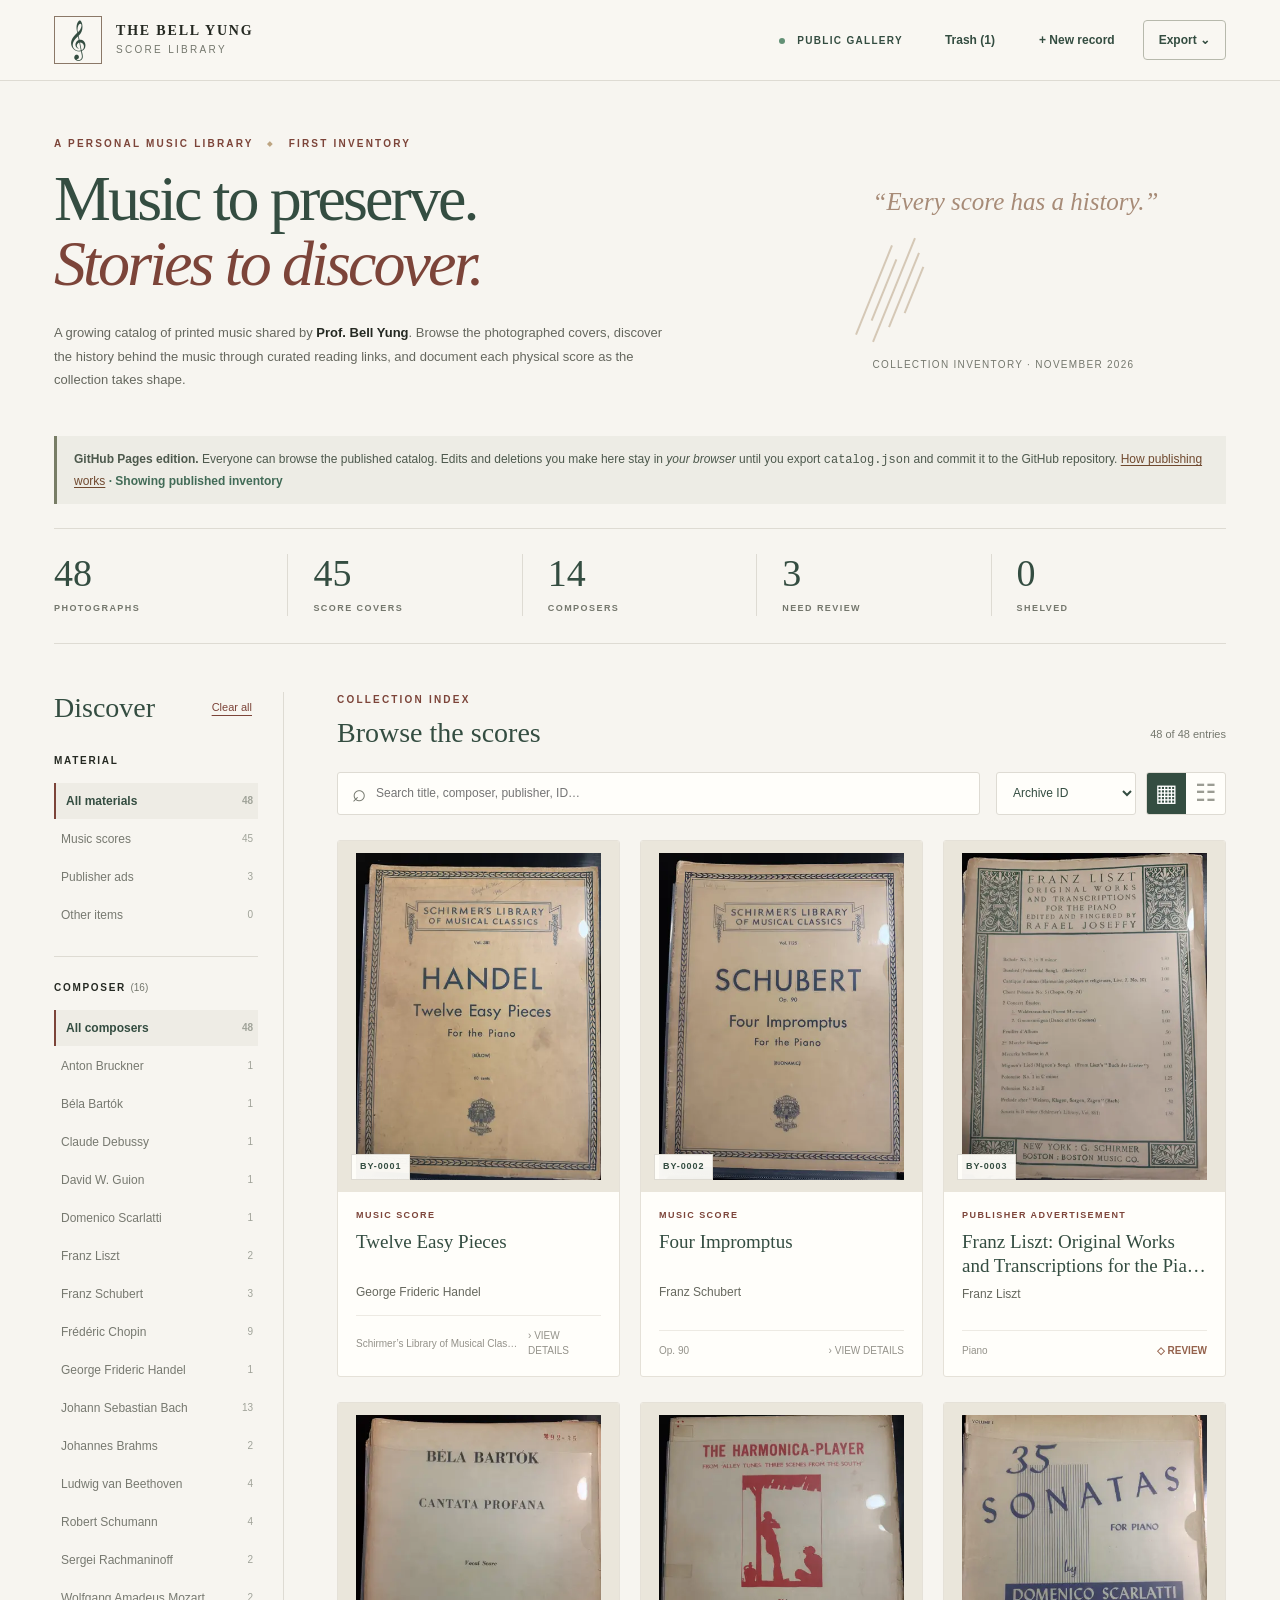
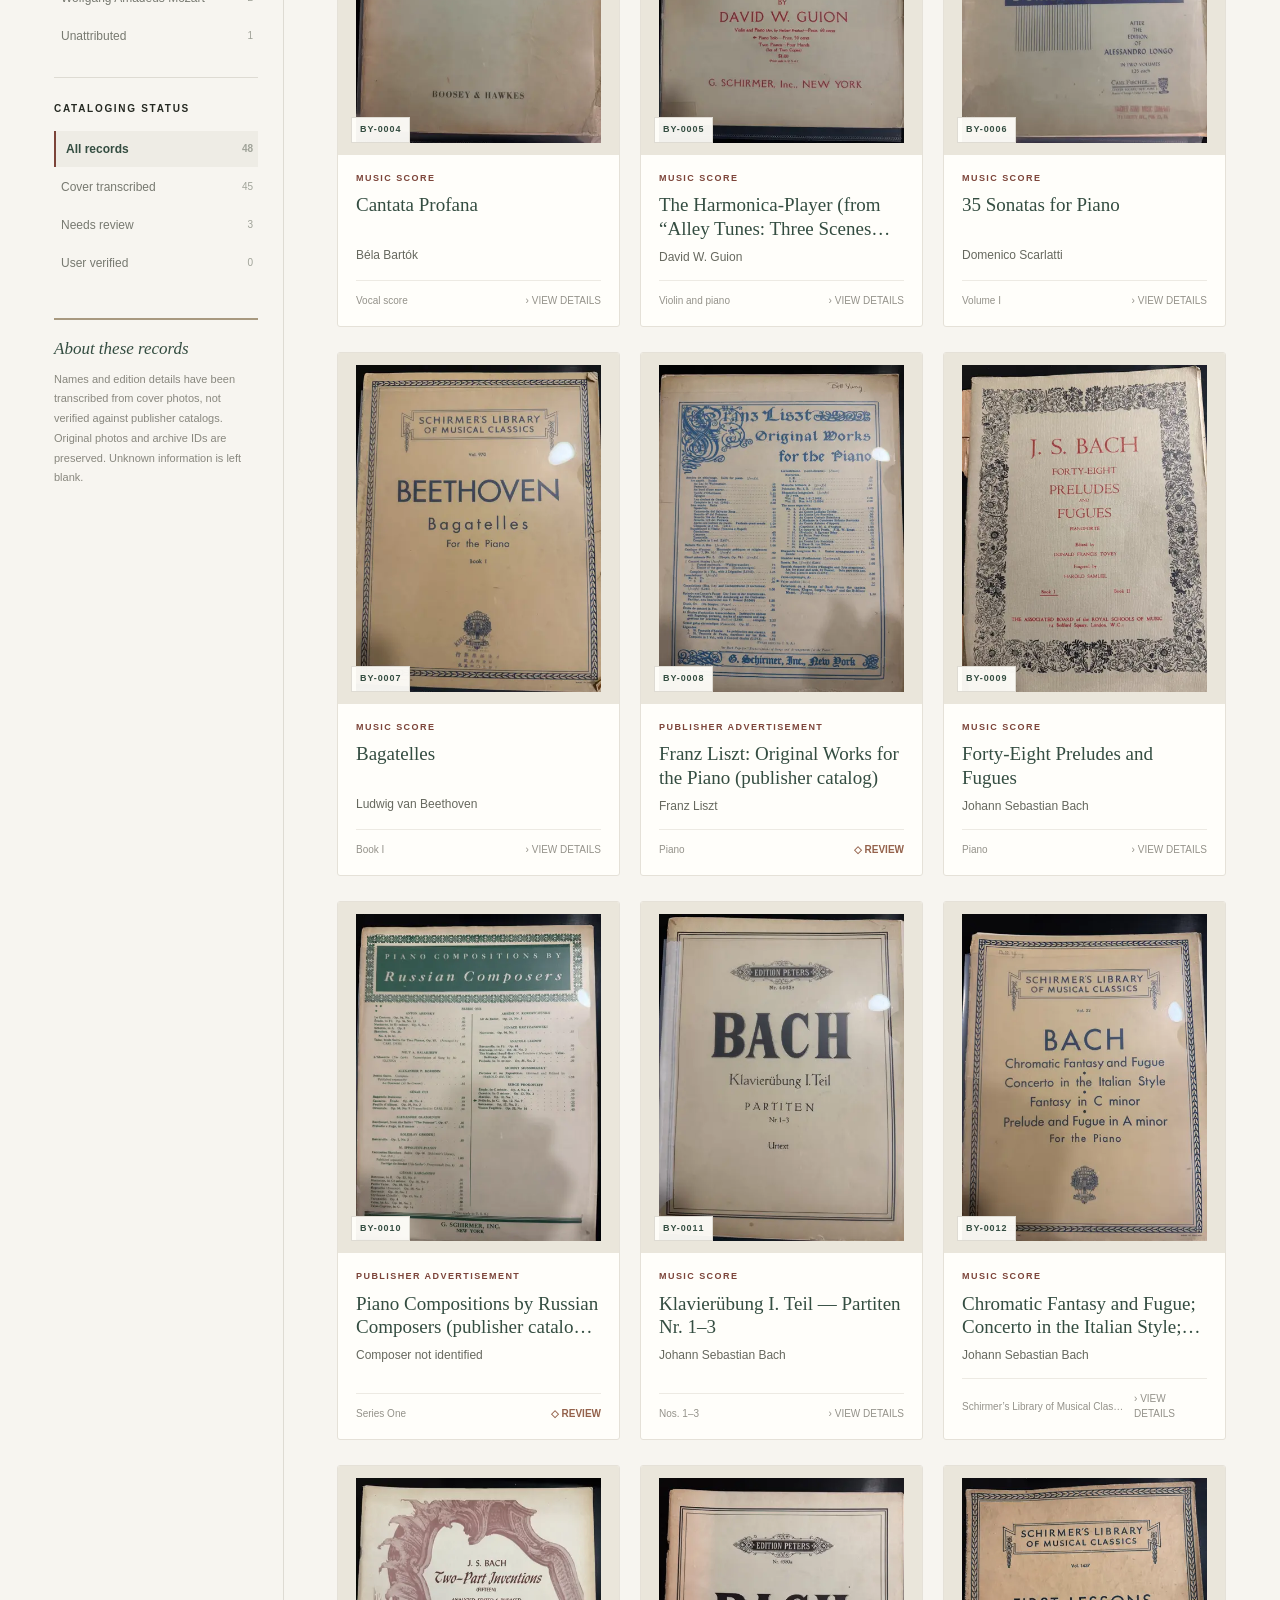
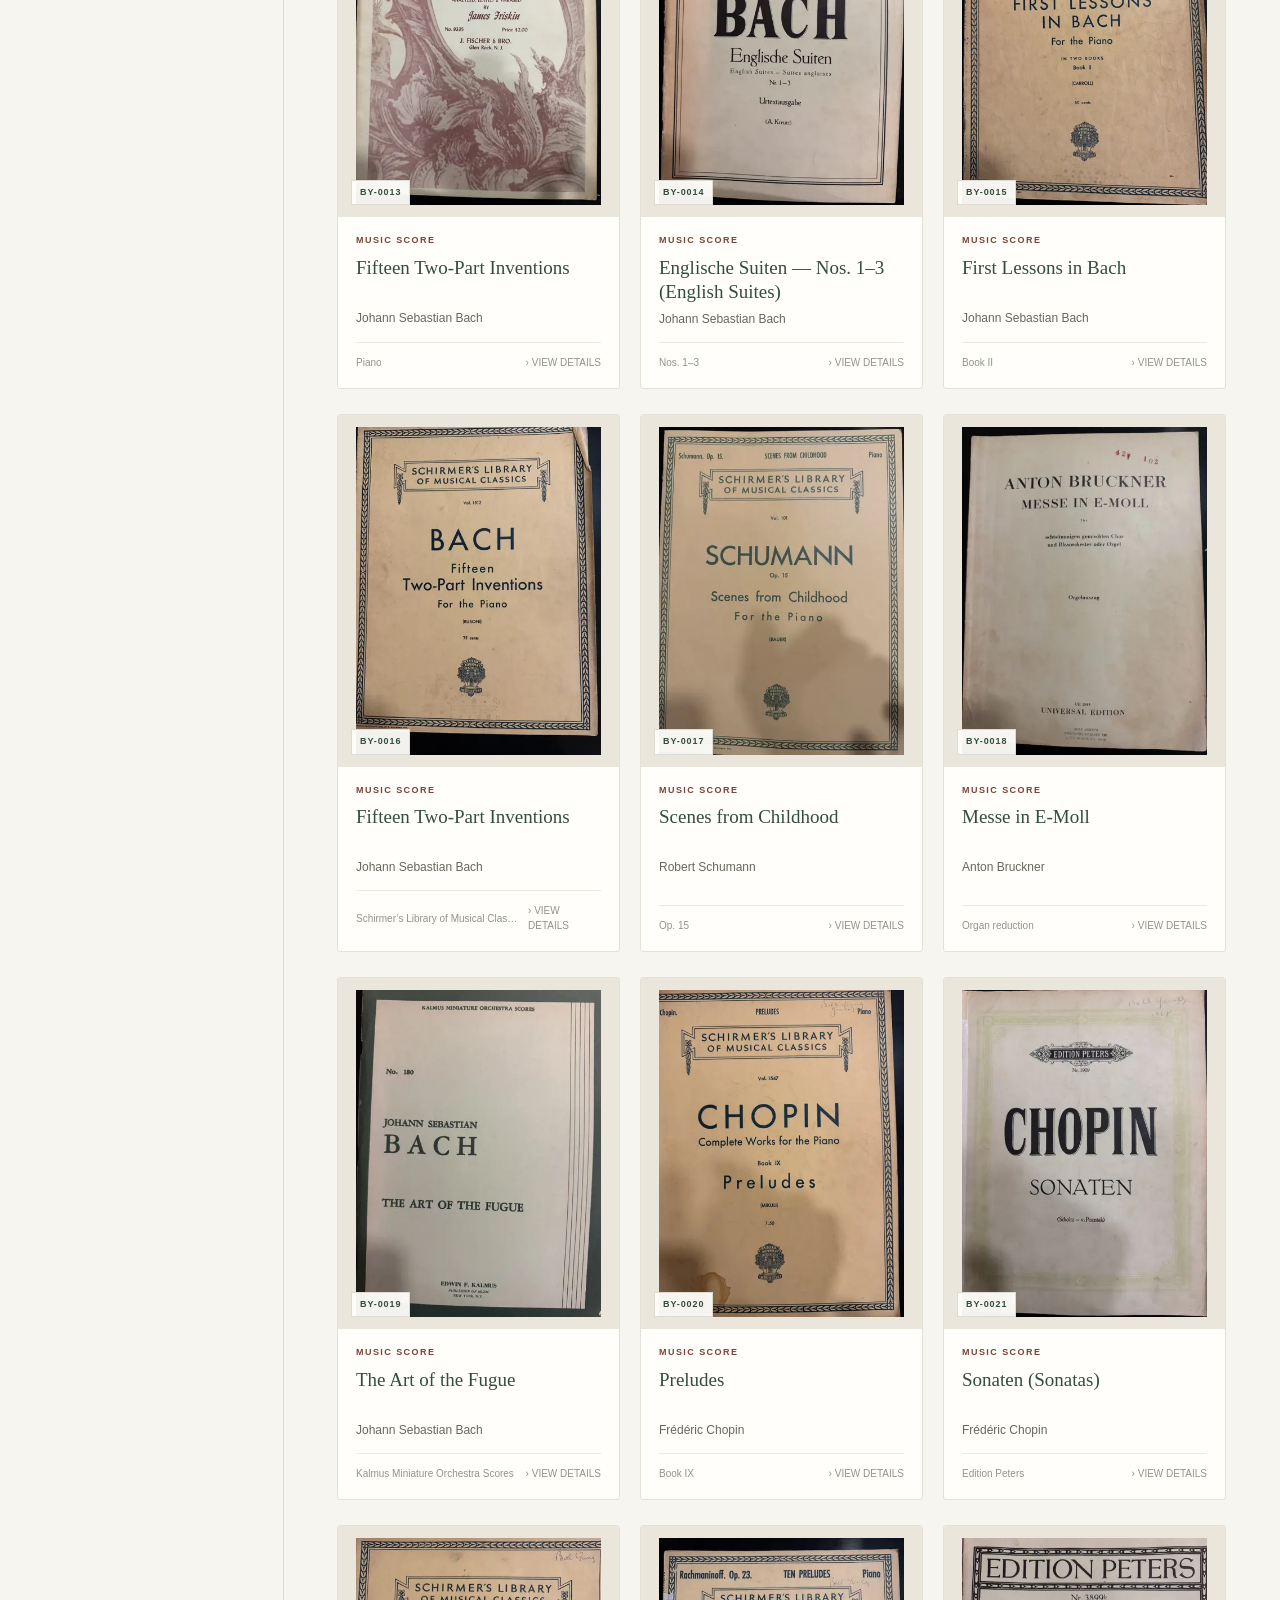
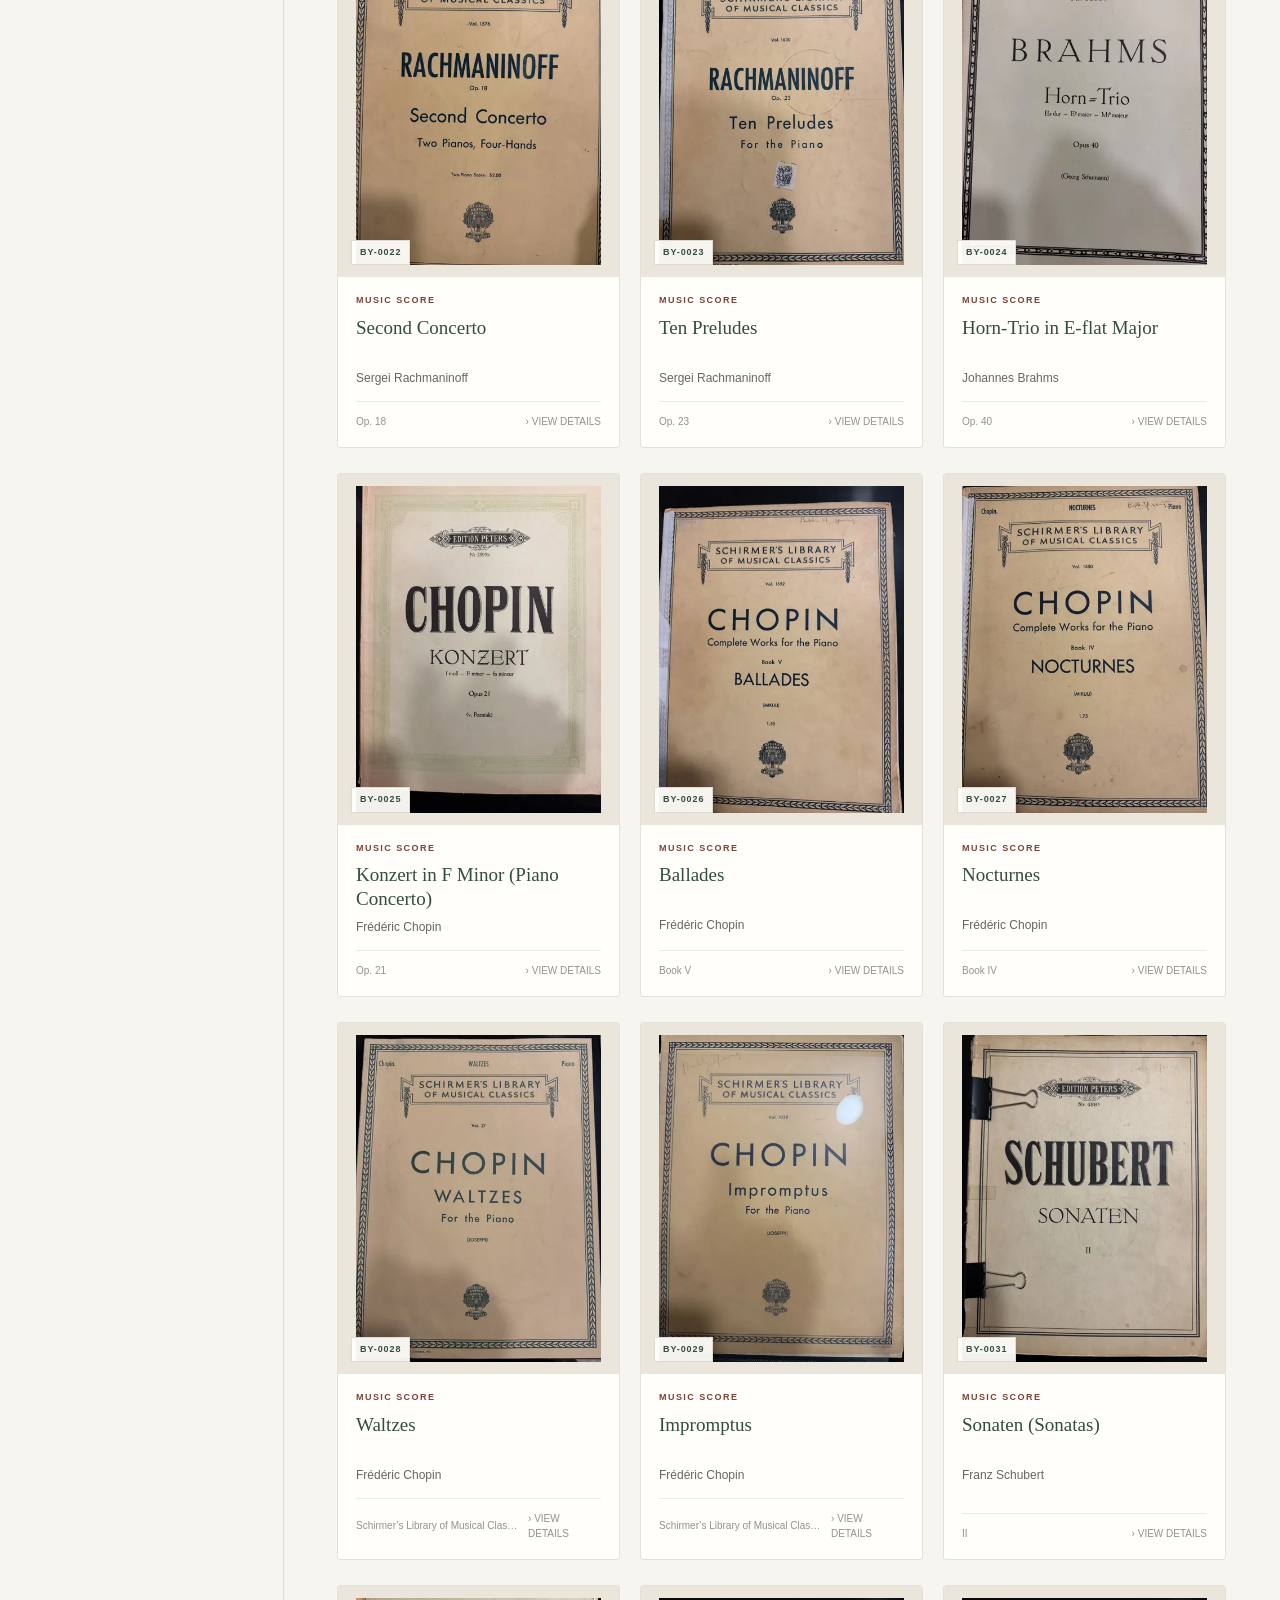
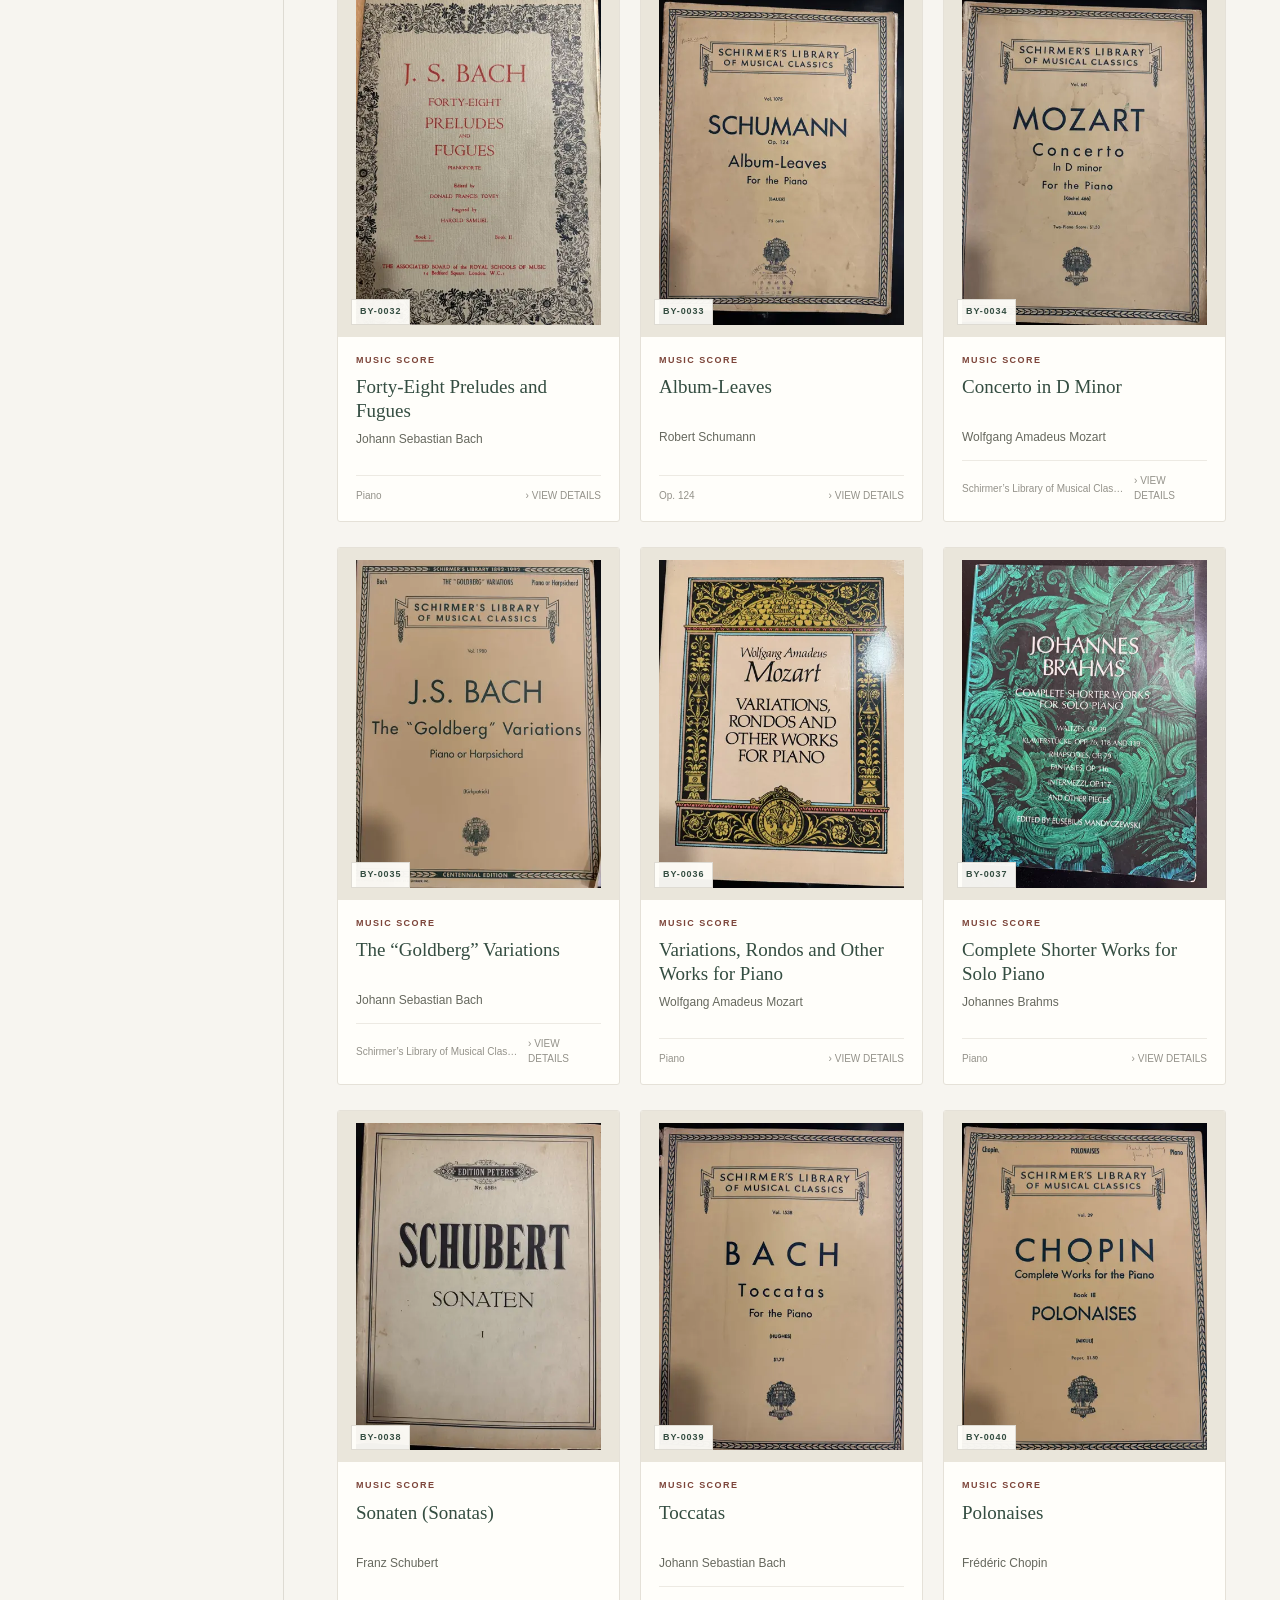
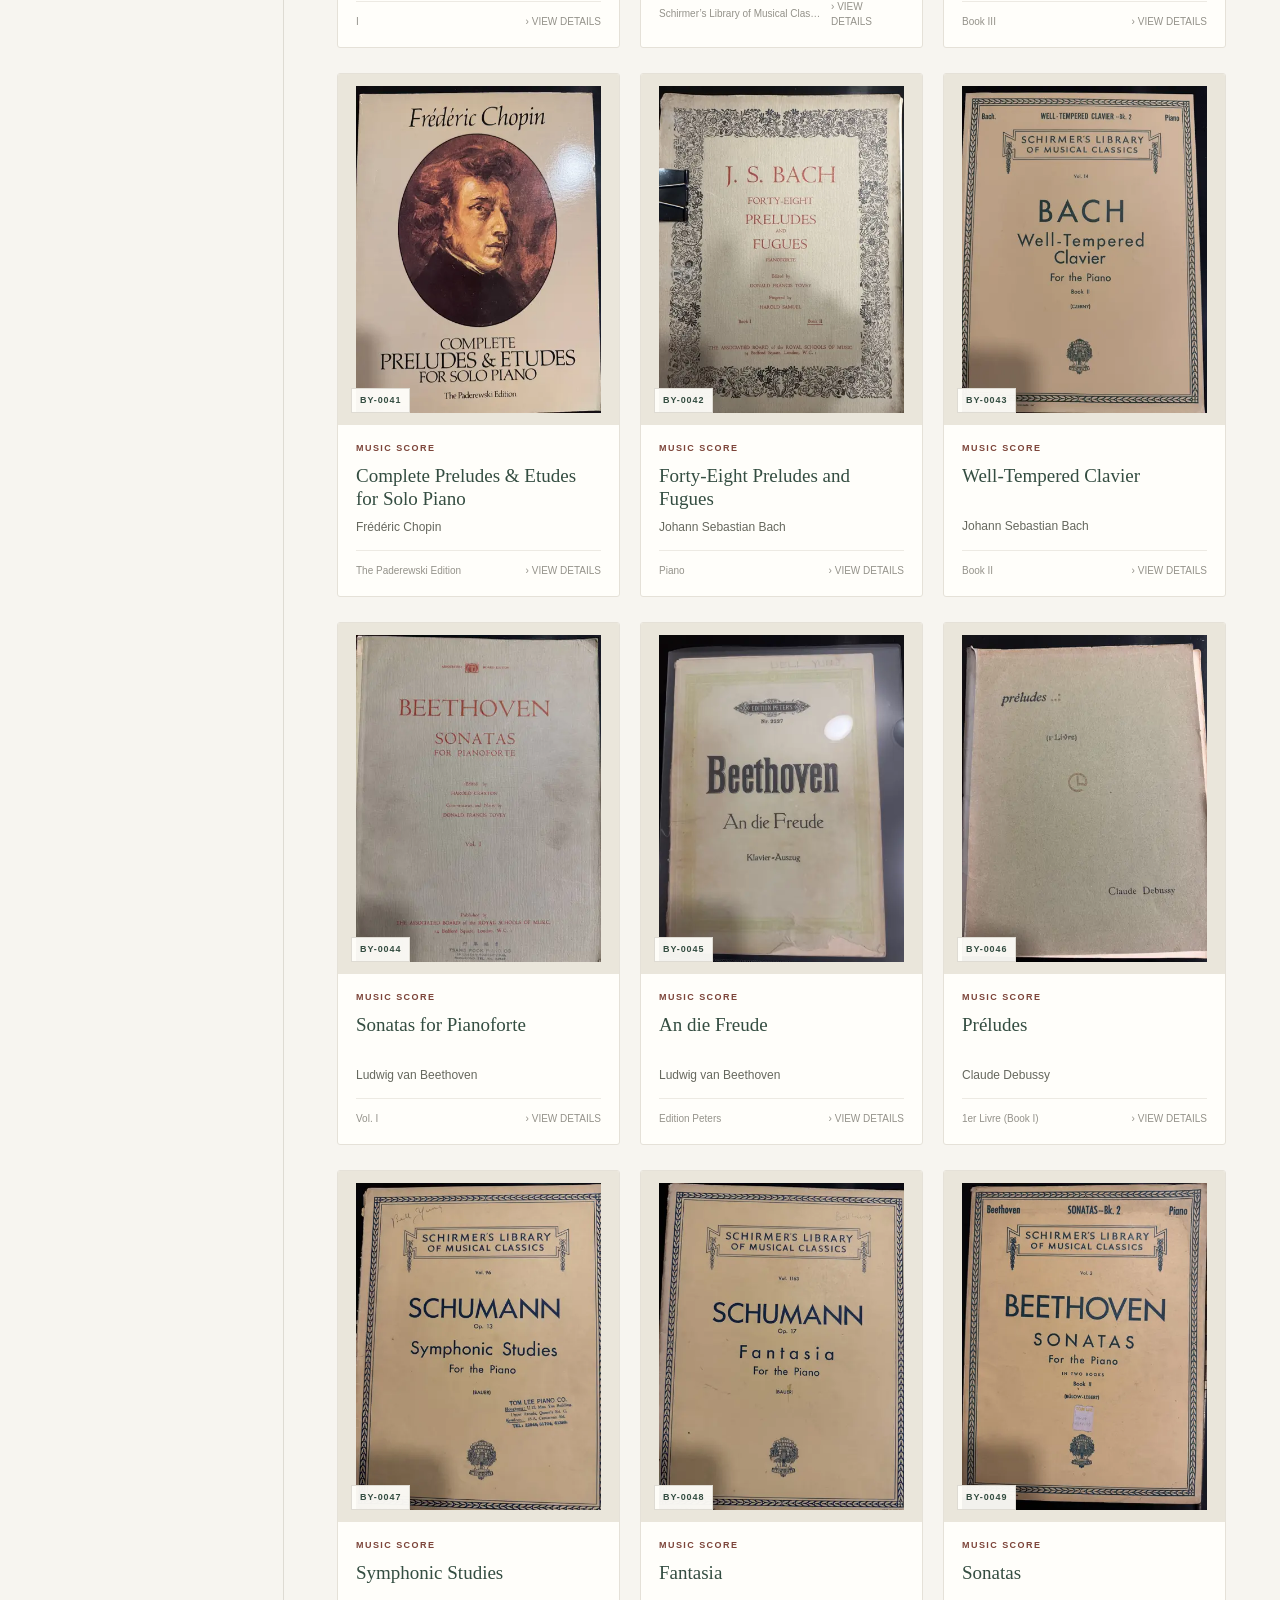
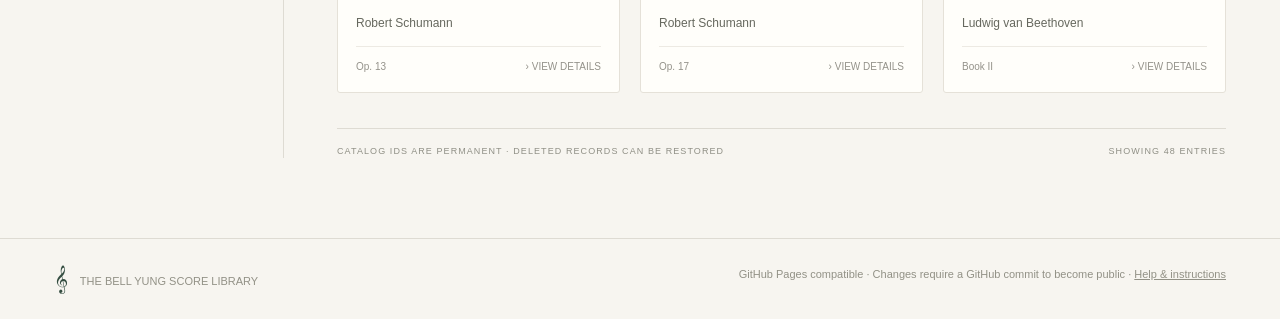
<file: index.html>
<!doctype html>
<html lang="en">
<head>
  <meta charset="UTF-8">
  <meta name="viewport" content="width=device-width,initial-scale=1">
  <meta name="theme-color" content="#f7f5f0">
  <title>The Bell Yung Score Library</title>
  <meta name="description" content="A searchable, editable library of musical score photographs shared by Prof. Bell Yung.">
  <link rel="stylesheet" href="styles.css">
  <script src="app.js" defer></script>
</head>
<body>
  <div id="app">
    <header class="masthead">
      <div class="masthead-inner">
        <a class="brand" href="./" aria-label="The Bell Yung Score Library home">
          <span class="brand-mark treble-mark" aria-hidden="true">𝄞</span>
          <span><strong>THE BELL YUNG</strong><small>SCORE LIBRARY</small></span>
        </a>
        <div class="top-actions">
          <span class="local-pill"><span class="pulse-dot"></span> PUBLIC GALLERY</span>
          <button id="trash-btn" class="ghost-btn" aria-label="Open deleted records">Trash (0)</button>
          <button id="add-record" class="ghost-btn">+ New record</button>
          <button id="export-btn" class="outline-btn" aria-haspopup="true" aria-expanded="false">Export <span aria-hidden="true">⌄</span></button>
          <div id="export-menu" class="export-menu" hidden>
            <button type="button" id="export-csv">Download CSV spreadsheet</button>
            <button type="button" id="export-json">Download catalog.json</button>
            <button type="button" id="import-json">Import JSON backup</button>
            <button type="button" id="reset-edits">Discard browser edits</button>
          </div>
        </div>
      </div>
    </header>

    <main class="content">
      <section class="intro">
        <div>
          <p class="eyebrow">A PERSONAL MUSIC LIBRARY <span class="tiny-diamond">◆</span> FIRST INVENTORY</p>
          <h1>Music to preserve.<br><em>Stories to discover.</em></h1>
          <p class="intro-copy">A growing catalog of printed music shared by <strong>Prof. Bell Yung</strong>. Browse the photographed covers, discover the history behind the music through curated reading links, and document each physical score as the collection takes shape.</p>
        </div>
        <div class="intro-side">
          <div class="quote-line">“Every score has a history.”</div>
          <div class="decor-lines"><span></span><span></span><span></span><span></span><span></span></div>
          <span class="collection-label">Collection inventory · November 2026</span>
        </div>
      </section>

      <div class="edit-notice" role="note"><strong>GitHub Pages edition.</strong> Everyone can browse the published catalog. Edits and deletions you make here stay in <em>your browser</em> until you export <code>catalog.json</code> and commit it to the GitHub repository. <a href="help.html">How publishing works</a><span id="local-edit-count" aria-live="polite"></span></div>

      <section class="statistics" aria-label="Collection summary">
        <div class="stat"><span class="stat-number" id="stat-total">—</span><span class="stat-label">PHOTOGRAPHS</span></div>
        <div class="stat"><span class="stat-number" id="stat-scores">—</span><span class="stat-label">SCORE COVERS</span></div>
        <div class="stat"><span class="stat-number" id="stat-composers">—</span><span class="stat-label">COMPOSERS</span></div>
        <div class="stat"><span class="stat-number" id="stat-attention">—</span><span class="stat-label">NEED REVIEW</span></div>
        <div class="stat"><span class="stat-number" id="stat-cataloged">—</span><span class="stat-label">SHELVED</span></div>
      </section>

      <section class="workspace">
        <aside class="sidebar" aria-label="Filters">
          <div class="sidebar-heading"><h2>Discover</h2><button class="reset-link" id="clear-filters">Clear all</button></div>
          <h3>Material</h3>
          <div class="sidebar-group" id="type-filters"></div>
          <div class="rule"></div>
          <h3>Composer <span id="composer-count"></span></h3>
          <div class="sidebar-group composer-group" id="composer-filters"></div>
          <div class="rule"></div>
          <h3>Cataloging status</h3>
          <div class="sidebar-group" id="status-filters"></div>
          <div class="aside-note"><strong>About these records</strong><p>Names and edition details have been transcribed from cover photos, not verified against publisher catalogs. Original photos and archive IDs are preserved. Unknown information is left blank.</p></div>
        </aside>

        <div class="catalog-main">
          <div class="catalog-head"><div><p class="eyebrow small-eye">COLLECTION INDEX</p><h2>Browse the scores</h2></div><span class="results-number" id="results-number">Loading…</span></div>
          <div class="toolbar">
            <label class="search-wrap"><span aria-hidden="true">⌕</span><input id="search-input" type="search" placeholder="Search title, composer, publisher, ID…" autocomplete="off" aria-label="Search catalog"></label>
            <div class="toolbar-right"><select id="sort-select" aria-label="Sort scores"><option value="id">Archive ID</option><option value="composer">Composer A–Z</option><option value="title">Title A–Z</option><option value="recent">Recently updated</option></select><div class="view-switch" role="group" aria-label="Display mode"><button id="grid-button" class="active" title="Grid view" aria-label="Grid view">▦</button><button id="list-button" title="List view" aria-label="List view">☷</button></div></div>
          </div>
          <div id="catalog-grid" class="catalog-grid" aria-live="polite"></div>
          <div id="empty-state" class="empty-state" hidden><div class="empty-ornament">♫</div><h3>No matching scores</h3><p>Try another title, composer, or collection filter.</p><button class="outline-btn" id="empty-reset">Reset filters</button></div>
          <footer class="catalog-footer"><span>CATALOG IDS ARE PERMANENT · DELETED RECORDS CAN BE RESTORED</span><span id="footer-count"></span></footer>
        </div>
      </section>
    </main>

    <footer class="site-footer"><div><span class="brand-footer treble-footer" aria-hidden="true">𝄞</span> THE BELL YUNG SCORE LIBRARY</div><div>GitHub Pages compatible · Changes require a GitHub commit to become public · <a href="help.html">Help &amp; instructions</a></div></footer>
  </div>
  <div id="dialog-backdrop" class="dialog-backdrop" hidden><section id="detail-dialog" role="dialog" aria-modal="true" aria-label="Score details" tabindex="-1"></section></div>
  <input type="file" id="import-file" accept="application/json,.json" hidden>
  <div id="toast" class="toast" role="status" aria-live="polite"></div>
</body>
</html>
</file>
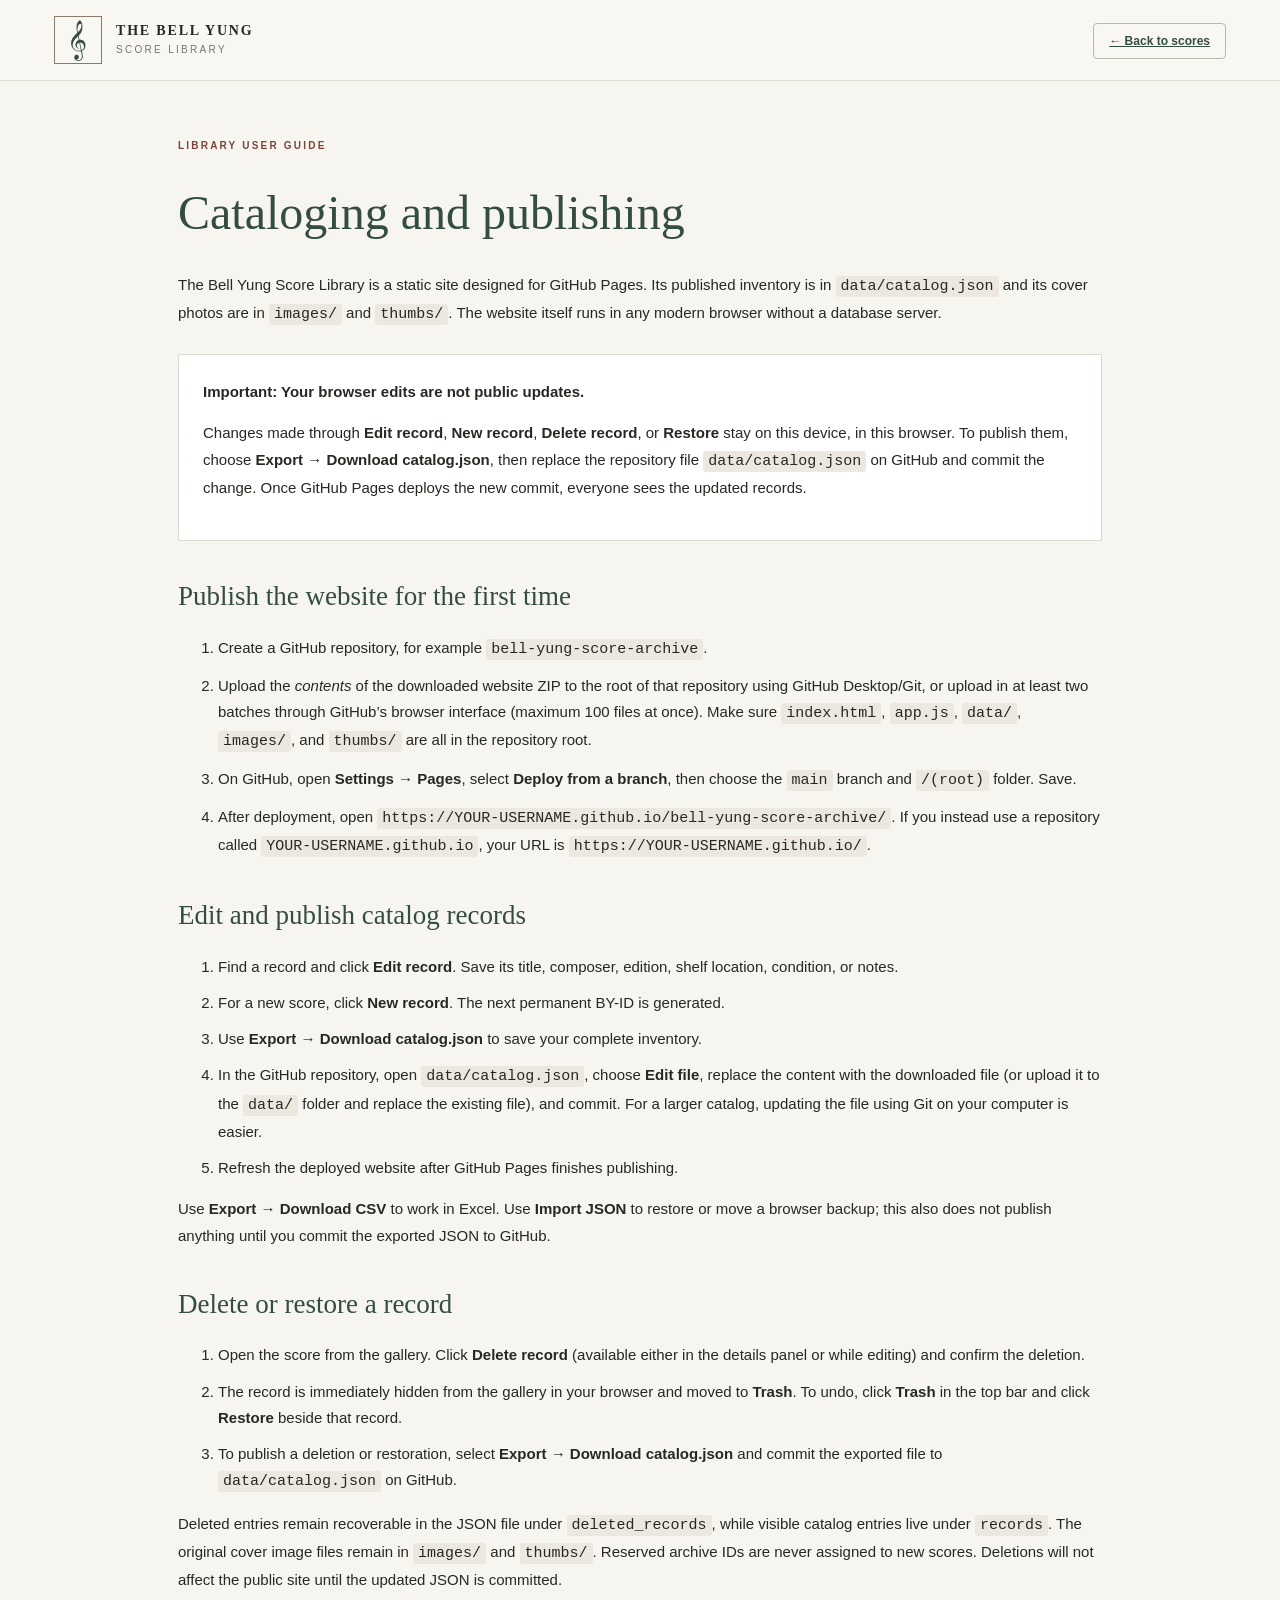
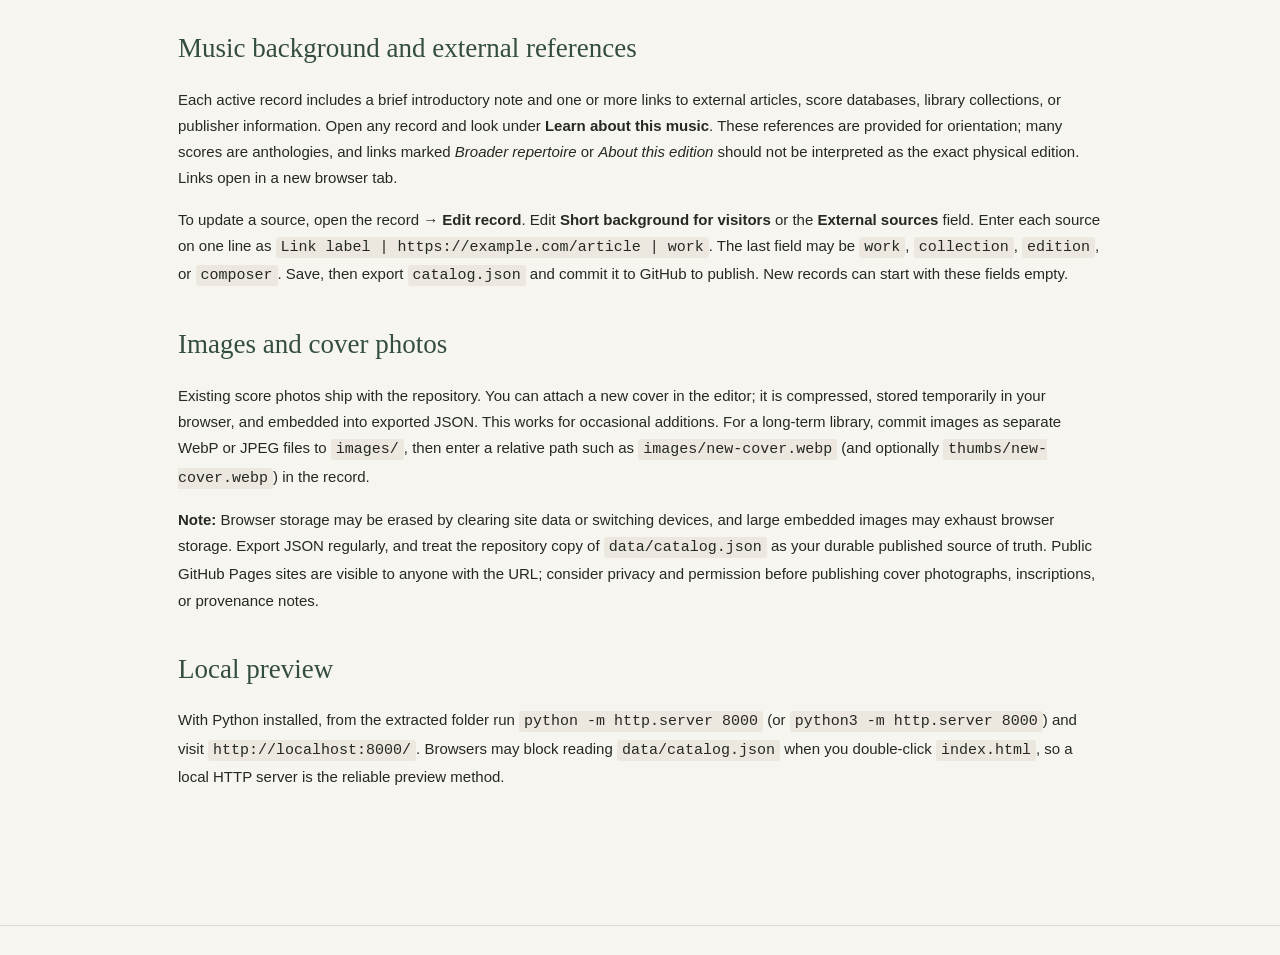
<file: help.html>
<!doctype html>
<html lang="en"><head><meta charset="UTF-8"><meta name="viewport" content="width=device-width, initial-scale=1"><title>Publishing guide — Bell Yung Score Library</title><link rel="stylesheet" href="styles.css"></head>
<body><header class="masthead"><div class="masthead-inner"><a class="brand" href="./"><span class="brand-mark treble-mark" aria-hidden="true">𝄞</span><span><strong>THE BELL YUNG</strong><small>SCORE LIBRARY</small></span></a><nav><a class="outline-btn" href="./">← Back to scores</a></nav></div></header>
<main class="help-body"><p class="eyebrow">LIBRARY USER GUIDE</p><h1>Cataloging and publishing</h1>
<p>The Bell Yung Score Library is a static site designed for GitHub Pages. Its published inventory is in <code>data/catalog.json</code> and its cover photos are in <code>images/</code> and <code>thumbs/</code>. The website itself runs in any modern browser without a database server.</p>
<div class="help-card"><strong>Important: Your browser edits are not public updates.</strong><p>Changes made through <strong>Edit record</strong>, <strong>New record</strong>, <strong>Delete record</strong>, or <strong>Restore</strong> stay on this device, in this browser. To publish them, choose <strong>Export → Download catalog.json</strong>, then replace the repository file <code>data/catalog.json</code> on GitHub and commit the change. Once GitHub Pages deploys the new commit, everyone sees the updated records.</p></div>
<h2>Publish the website for the first time</h2>
<ol><li>Create a GitHub repository, for example <code>bell-yung-score-archive</code>.</li><li>Upload the <em>contents</em> of the downloaded website ZIP to the root of that repository using GitHub Desktop/Git, or upload in at least two batches through GitHub’s browser interface (maximum 100 files at once). Make sure <code>index.html</code>, <code>app.js</code>, <code>data/</code>, <code>images/</code>, and <code>thumbs/</code> are all in the repository root.</li><li>On GitHub, open <strong>Settings → Pages</strong>, select <strong>Deploy from a branch</strong>, then choose the <code>main</code> branch and <code>/(root)</code> folder. Save.</li><li>After deployment, open <code>https://YOUR-USERNAME.github.io/bell-yung-score-archive/</code>. If you instead use a repository called <code>YOUR-USERNAME.github.io</code>, your URL is <code>https://YOUR-USERNAME.github.io/</code>.</li></ol>
<h2>Edit and publish catalog records</h2>
<ol><li>Find a record and click <strong>Edit record</strong>. Save its title, composer, edition, shelf location, condition, or notes.</li><li>For a new score, click <strong>New record</strong>. The next permanent BY-ID is generated.</li><li>Use <strong>Export → Download catalog.json</strong> to save your complete inventory.</li><li>In the GitHub repository, open <code>data/catalog.json</code>, choose <strong>Edit file</strong>, replace the content with the downloaded file (or upload it to the <code>data/</code> folder and replace the existing file), and commit. For a larger catalog, updating the file using Git on your computer is easier.</li><li>Refresh the deployed website after GitHub Pages finishes publishing.</li></ol>
<p>Use <strong>Export → Download CSV</strong> to work in Excel. Use <strong>Import JSON</strong> to restore or move a browser backup; this also does not publish anything until you commit the exported JSON to GitHub.</p>
<h2>Delete or restore a record</h2><ol><li>Open the score from the gallery. Click <strong>Delete record</strong> (available either in the details panel or while editing) and confirm the deletion.</li><li>The record is immediately hidden from the gallery in your browser and moved to <strong>Trash</strong>. To undo, click <strong>Trash</strong> in the top bar and click <strong>Restore</strong> beside that record.</li><li>To publish a deletion or restoration, select <strong>Export → Download catalog.json</strong> and commit the exported file to <code>data/catalog.json</code> on GitHub.</li></ol><p>Deleted entries remain recoverable in the JSON file under <code>deleted_records</code>, while visible catalog entries live under <code>records</code>. The original cover image files remain in <code>images/</code> and <code>thumbs/</code>. Reserved archive IDs are never assigned to new scores. Deletions will not affect the public site until the updated JSON is committed.</p>
<h2>Music background and external references</h2>
<p>Each active record includes a brief introductory note and one or more links to external articles, score databases, library collections, or publisher information. Open any record and look under <strong>Learn about this music</strong>. These references are provided for orientation; many scores are anthologies, and links marked <em>Broader repertoire</em> or <em>About this edition</em> should not be interpreted as the exact physical edition. Links open in a new browser tab.</p>
<p>To update a source, open the record → <strong>Edit record</strong>. Edit <strong>Short background for visitors</strong> or the <strong>External sources</strong> field. Enter each source on one line as <code>Link label | https://example.com/article | work</code>. The last field may be <code>work</code>, <code>collection</code>, <code>edition</code>, or <code>composer</code>. Save, then export <code>catalog.json</code> and commit it to GitHub to publish. New records can start with these fields empty.</p>
<h2>Images and cover photos</h2>
<p>Existing score photos ship with the repository. You can attach a new cover in the editor; it is compressed, stored temporarily in your browser, and embedded into exported JSON. This works for occasional additions. For a long-term library, commit images as separate WebP or JPEG files to <code>images/</code>, then enter a relative path such as <code>images/new-cover.webp</code> (and optionally <code>thumbs/new-cover.webp</code>) in the record.</p>
<p><strong>Note:</strong> Browser storage may be erased by clearing site data or switching devices, and large embedded images may exhaust browser storage. Export JSON regularly, and treat the repository copy of <code>data/catalog.json</code> as your durable published source of truth. Public GitHub Pages sites are visible to anyone with the URL; consider privacy and permission before publishing cover photographs, inscriptions, or provenance notes.</p>
<h2>Local preview</h2><p>With Python installed, from the extracted folder run <code>python -m http.server 8000</code> (or <code>python3 -m http.server 8000</code>) and visit <code>http://localhost:8000/</code>. Browsers may block reading <code>data/catalog.json</code> when you double-click <code>index.html</code>, so a local HTTP server is the reliable preview method.</p>
</main><footer class="site-footer">The Bell Yung Score Library · GitHub Pages edition</footer></body></html>
</file>
<file: styles.css>
:root{--paper:#f7f5f0;--paper-deep:#efebe2;--ink:#252922;--muted:#74776d;--green:#344d41;--maroon:#7c4439;--hair:#dedbd3;--gold:#b5976b;--white:#fffefa}
*{box-sizing:border-box}html{scroll-behavior:smooth}body{margin:0;background:var(--paper);color:var(--ink);font-family:Arial,Helvetica,sans-serif;font-size:14px;line-height:1.5}button,input,select,textarea{font:inherit}button{cursor:pointer}a{color:inherit}button:focus-visible,input:focus-visible,select:focus-visible,textarea:focus-visible,a:focus-visible{outline:3px solid #b18b5b;outline-offset:2px}
.masthead{border-bottom:1px solid var(--hair);background:rgba(249,247,242,.96);position:sticky;top:0;z-index:10;backdrop-filter:blur(10px)}.masthead-inner{max-width:1440px;margin:auto;display:flex;align-items:center;justify-content:space-between;padding:16px 54px;gap:24px}.brand{display:flex;gap:14px;align-items:center;text-decoration:none;letter-spacing:.15em}.brand-mark{width:48px;height:48px;border:1px solid #8b7868;display:grid;place-items:center;font:26px Georgia,serif;color:var(--maroon);position:relative;overflow:hidden}.treble-mark{font-family:"Segoe UI Symbol","Noto Music","Arial Unicode MS",Georgia,serif;font-size:34px;line-height:1;color:var(--green);padding:0 0 1px 0}.brand strong{display:block;font:700 14px Georgia,serif;letter-spacing:.13em}.brand small{display:block;font-size:10px;color:var(--muted);letter-spacing:.23em;margin-top:3px}.top-actions{display:flex;align-items:center;gap:12px;position:relative}.local-pill{font-size:10px;letter-spacing:.13em;color:var(--green);font-weight:700;margin-right:14px;white-space:nowrap}.pulse-dot{display:inline-block;width:6px;height:6px;border-radius:50%;background:#639176;margin-right:8px;vertical-align:middle}.outline-btn,.ghost-btn{border:1px solid #b7b9ac;padding:10px 15px;border-radius:4px;background:transparent;color:var(--green);font-size:12px;font-weight:700;white-space:nowrap}.ghost-btn{border-color:transparent}.outline-btn:hover,.ghost-btn:hover{background:#e9e8df}.export-menu{position:absolute;right:0;top:44px;width:240px;border:1px solid var(--hair);background:var(--white);box-shadow:0 12px 34px #0002;z-index:50;border-radius:4px;padding:8px}.export-menu a{display:block;padding:11px 12px;text-decoration:none;font-size:12px}.export-menu a:hover{background:var(--paper-deep)}
.content{max-width:1440px;margin:0 auto;padding:0 54px}.intro{min-height:335px;display:grid;grid-template-columns: minmax(0,1.3fr) minmax(200px,.7fr);gap:50px;align-items:center;padding:55px 0 45px}.eyebrow{letter-spacing:.22em;font-size:10px;font-weight:700;color:var(--maroon);margin:0 0 16px}.tiny-diamond{font-size:7px;vertical-align:middle;margin:0 9px;color:#bda582}.intro h1{font:400 clamp(44px,5vw,76px)/1.01 Georgia,'Times New Roman',serif;letter-spacing:-.045em;margin:0;color:var(--green)}.intro h1 em{font-weight:400;color:var(--maroon)}.intro-copy{color:#65675e;line-height:1.8;max-width:620px;margin:25px 0 0;font-size:13px}.intro-copy strong{font-weight:600;color:var(--ink)}.intro-side{padding:34px 0 0 10%;text-align:left;color:var(--muted)}.quote-line{font:italic 25px Georgia,serif;color:#a78b77;white-space:nowrap}.decor-lines{display:flex;gap:8px;align-items:center;height:105px;margin:22px 0 10px}.decor-lines span{display:block;width:2px;height:96px;background:#d5c8b6;transform:rotate(22deg)}.decor-lines span:nth-child(2){height:66px}.decor-lines span:nth-child(3){height:112px}.decor-lines span:nth-child(4){height:80px}.decor-lines span:nth-child(5){height:50px}.collection-label{font-size:10px;letter-spacing:.13em;text-transform:uppercase}
.statistics{display:grid;grid-template-columns:repeat(5,1fr);border-top:1px solid var(--hair);border-bottom:1px solid var(--hair);padding:25px 0 27px;margin:0 0 48px}.stat{padding:0 25px;border-right:1px solid var(--hair)}.stat:first-child{padding-left:0}.stat:last-child{border:0}.stat-number{display:block;font:38px Georgia,serif;color:var(--green);line-height:1}.stat-label{display:block;margin-top:10px;font-size:9px;letter-spacing:.16em;color:var(--muted);font-weight:700}
.workspace{display:grid;grid-template-columns:230px minmax(0,1fr);gap:53px;padding-bottom:80px}.sidebar{border-right:1px solid var(--hair);padding-right:25px}.sidebar-heading{display:flex;align-items:center;justify-content:space-between;margin-bottom:29px}.sidebar h2,.catalog-head h2{font:normal 28px Georgia,serif;margin:0;color:var(--green)}.reset-link{border:0;background:none;color:var(--maroon);font-size:11px;text-decoration:underline;text-underline-offset:4px}.sidebar h3{font-size:10px;letter-spacing:.17em;color:var(--ink);margin:0 0 15px;text-transform:uppercase}.sidebar h3 span{color:var(--muted);letter-spacing:0;font-weight:400}.sidebar-group{display:flex;flex-direction:column;gap:2px}.facet{background:transparent;border:0;padding:9px 5px;display:flex;justify-content:space-between;align-items:center;color:#777970;text-align:left;font-size:12px;border-left:2px solid transparent;gap:8px}.facet span:first-child{min-width:0}.facet span:last-child{font-size:10px;color:#a0a399}.facet:hover{color:var(--green)}.facet.active{font-weight:700;color:var(--green);border-left-color:var(--maroon);padding-left:10px;background:#eeece5}.rule{height:1px;background:var(--hair);margin:23px 0}.aside-note{margin-top:37px;border-top:2px solid #a89980;padding:19px 0;color:#88877e;font-size:11px;line-height:1.8}.aside-note strong{font:italic 17px Georgia,serif;color:var(--green)}.aside-note p{margin:9px 0 0}
.catalog-head{display:flex;justify-content:space-between;align-items:flex-end;gap:15px;margin:0 0 23px}.small-eye{margin:0 0 10px}.results-number{color:var(--muted);font-size:11px;padding-bottom:6px}.toolbar{display:flex;align-items:center;justify-content:space-between;gap:16px;margin-bottom:25px}.search-wrap{display:flex;align-items:center;gap:8px;background:var(--white);border:1px solid var(--hair);border-radius:3px;padding:0 14px;height:43px;flex:1;min-width:0}.search-wrap span{font:24px Georgia,serif;color:var(--muted)}.search-wrap input{background:transparent;border:0;outline:0;width:100%;font-size:12px;color:var(--ink)}.search-wrap input:focus-visible{outline:0}.search-wrap:focus-within{border-color:#a58d6a}.toolbar-right{display:flex;align-items:center;gap:10px}.toolbar select{height:43px;max-width:180px;min-width:130px;border:1px solid var(--hair);background:var(--white);font-size:12px;color:var(--green);border-radius:3px;padding:0 12px}.view-switch{display:flex;height:43px;border:1px solid var(--hair);background:var(--white);border-radius:3px;overflow:hidden}.view-switch button{border:0;background:transparent;width:39px;color:#9b9c93;font-size:24px}.view-switch button.active{background:var(--green);color:#fff}
.catalog-grid{display:grid;grid-template-columns:repeat(3,minmax(0,1fr));gap:25px 20px}.score-card{background:var(--white);border:1px solid #e5e1d8;border-radius:3px;overflow:hidden;min-width:0;display:flex;flex-direction:column;cursor:pointer;transition:transform .15s,box-shadow .15s,border-color .15s}.score-card:hover{transform:translateY(-3px);border-color:#c8bfad;box-shadow:0 12px 24px #292f2414}.cover-wrap{background:#eae6db;min-height:250px;aspect-ratio:3/3.75;display:flex;align-items:center;justify-content:center;position:relative;padding:12px}.cover-wrap img{width:100%;height:100%;object-fit:contain;position:absolute;inset:0;padding:12px;transition:transform .3s}.score-card:hover .cover-wrap img{transform:scale(1.015)}.cover-placeholder{font-size:48px;color:#aeaa9d}.cover-id{position:absolute;bottom:12px;left:13px;background:rgba(255,254,250,.95);padding:5px 8px;color:var(--green);font-size:9px;font-weight:700;letter-spacing:.1em;border:1px solid #dedbd3}.card-info{padding:17px 18px 18px;display:flex;flex-direction:column;flex:1}.card-type{font-size:9px;letter-spacing:.16em;color:var(--maroon);font-weight:700;text-transform:uppercase;margin:0 0 8px}.card-info h3{font:normal 19px/1.25 Georgia,serif;color:var(--green);margin:0 0 7px;display:-webkit-box;-webkit-line-clamp:2;-webkit-box-orient:vertical;overflow:hidden;min-height:46px}.card-composer{color:#66685e;font-size:12px;margin:0 0 14px}.card-bottom{margin-top:auto;padding-top:12px;border-top:1px solid #edeae3;display:flex;justify-content:space-between;gap:9px;align-items:center;font-size:10px;color:#94928a}.card-bottom span:first-child{white-space:nowrap;overflow:hidden;text-overflow:ellipsis}.review-icon{color:#94624c;font-weight:700;white-space:nowrap}.confirmed-icon{color:var(--green)}.catalog-grid.list-view{display:flex;flex-direction:column;gap:12px}.list-view .score-card{flex-direction:row;max-height:150px}.list-view .cover-wrap{aspect-ratio:1/1;min-width:128px;width:128px;min-height:0}.list-view .card-info{padding:14px 18px}.list-view .card-info h3{min-height:0;display:block;white-space:nowrap;text-overflow:ellipsis;overflow:hidden}.list-view .card-bottom{padding-top:4px;border:0}.empty-state{text-align:center;padding:75px 12px;border:1px dashed var(--hair)}.empty-ornament{font-size:50px;color:#b7b39d}.empty-state h3{font:25px Georgia,serif;color:var(--green);margin:6px 0}.empty-state p{color:var(--muted)}.catalog-footer{margin-top:35px;border-top:1px solid var(--hair);padding-top:16px;display:flex;justify-content:space-between;gap:15px;font-size:9px;letter-spacing:.12em;color:#909086}
.site-footer{border-top:1px solid var(--hair);padding:27px 54px;display:flex;justify-content:space-between;gap:30px;max-width:1440px;margin:auto;color:#929186;font-size:11px}.brand-footer{color:var(--green);font:21px Georgia,serif;margin-right:9px}.treble-footer{font-family:"Segoe UI Symbol","Noto Music","Arial Unicode MS",Georgia,serif;font-size:24px;vertical-align:-2px}.flourish{font-size:13px}
.dialog-backdrop{position:fixed;inset:0;background:#171c17a8;z-index:40;display:flex;align-items:stretch;justify-content:flex-end}.dialog-backdrop[hidden],.export-menu[hidden],.empty-state[hidden]{display:none!important}#detail-dialog{background:var(--paper);height:100vh;max-height:100vh;overflow:auto;width:min(920px,100vw);box-shadow:-10px 0 40px #0003;padding:0;outline:0}.dialog-top{position:sticky;top:0;z-index:3;background:var(--paper);display:flex;justify-content:space-between;align-items:center;border-bottom:1px solid var(--hair);padding:16px 26px;gap:15px}.dialog-top .archive-id{color:var(--maroon);letter-spacing:.15em;font-size:11px;font-weight:700}.dialog-top .dialog-actions{display:flex;gap:8px;align-items:center}.dialog-btn{border:1px solid var(--hair);background:var(--white);padding:9px 13px;border-radius:3px;font-weight:600;color:var(--green);font-size:12px}.dialog-btn.primary{background:var(--green);color:white;border-color:var(--green)}.dialog-btn.close{font-size:23px;line-height:1;min-width:37px}.detail-body{display:grid;grid-template-columns:42% 58%;min-height:calc(100vh - 70px)}.detail-photo{background:#e8e4d8;padding:26px;display:flex;align-items:flex-start;justify-content:center;position:relative}.detail-photo img{object-fit:contain;width:100%;max-height:calc(100vh - 115px);position:sticky;top:95px;box-shadow:0 12px 25px #423f3324}.detail-text{padding:37px 37px 70px;min-width:0}.detail-kicker{font-size:10px;color:var(--maroon);letter-spacing:.14em;text-transform:uppercase;font-weight:700}.detail-title{font:normal 35px/1.1 Georgia,serif;color:var(--green);letter-spacing:-.02em;margin:12px 0 8px}.detail-composer{font:18px Georgia,serif;color:#6a6b61;margin:0 0 28px}.detail-block{border-top:1px solid var(--hair);padding-top:21px;margin-top:21px}.detail-block h3{margin:0 0 13px;color:var(--green);font-size:10px;letter-spacing:.16em;text-transform:uppercase}.detail-rows{display:grid;grid-template-columns:125px minmax(0,1fr);gap:12px 13px;font-size:12px}.detail-rows dt{color:var(--muted)}.detail-rows dd{margin:0;color:var(--ink);overflow-wrap:anywhere}.muted-value{color:#aaa!important}.detail-notes{font-size:12px;line-height:1.8;white-space:pre-wrap}.detail-photo-caption{font-size:10px;color:#88887d;margin-top:20px}.edit-form{display:flex;flex-direction:column;gap:15px}.edit-form label{display:flex;flex-direction:column;gap:6px;color:#666a60;font-size:11px;font-weight:700}.edit-form input,.edit-form select,.edit-form textarea{width:100%;background:var(--white);border:1px solid var(--hair);border-radius:3px;color:var(--ink);padding:10px;font-size:13px;font-weight:400}.edit-form textarea{min-height:84px;resize:vertical}.form-section-title{font:20px Georgia,serif;color:var(--green);margin:18px 0 0;border-top:1px solid var(--hair);padding-top:19px}.form-field-grid{display:grid;grid-template-columns:repeat(2,minmax(0,1fr));gap:14px}.form-field-grid .wide{grid-column:1/-1}.form-actions{display:flex;align-items:center;gap:8px;position:sticky;bottom:0;padding:14px 0;background:var(--paper);border-top:1px solid var(--hair)}.help-note{font-size:11px;color:var(--muted);line-height:1.7}.toast{position:fixed;bottom:25px;left:50%;transform:translate(-50%,150%);background:var(--green);color:white;box-shadow:0 8px 25px #0003;padding:12px 20px;border-radius:5px;z-index:100;font-size:12px;opacity:0;transition:transform .25s,opacity .25s}.toast.shown{transform:translate(-50%,0);opacity:1}
@media(max-width:1100px){.content{padding:0 30px}.masthead-inner{padding:15px 30px}.workspace{grid-template-columns:185px minmax(0,1fr);gap:24px}.sidebar{padding-right:20px}.catalog-grid{grid-template-columns:repeat(2,minmax(0,1fr))}.intro-side{padding-left:0}.site-footer{padding:27px 30px}}
@media(max-width:720px){.masthead-inner{padding:13px 18px}.brand-mark{width:39px;height:39px}.treble-mark{font-size:28px}.brand strong{font-size:11px}.brand small{font-size:9px}.top-actions{gap:4px}.local-pill{display:none}.top-actions .ghost-btn{font-size:10px;padding:9px}.top-actions .outline-btn{font-size:10px;padding:8px}.content{padding:0 18px}.intro{grid-template-columns:1fr;gap:0;padding:35px 0}.intro-side{display:none}.intro h1{font-size:48px}.intro-copy{margin-top:17px}.statistics{grid-template-columns:repeat(3,1fr);gap:20px 0;padding:20px 0;margin-bottom:35px}.stat{padding:0 12px}.stat:first-child{padding-left:0}.stat:nth-child(3){border:0}.stat:nth-child(4){padding-left:0}.stat-number{font-size:30px}.stat-label{font-size:8px}.workspace{display:block}.sidebar{border:0;padding:0;display:block;margin-bottom:24px}.sidebar-heading{margin-bottom:13px}.sidebar-heading h2{font-size:24px}.sidebar h3{margin:14px 0 6px}.sidebar-group{flex-direction:row;overflow-x:auto;gap:7px;padding-bottom:5px}.facet{border:1px solid var(--hair);border-radius:20px;white-space:nowrap;padding:7px 11px;background:var(--white)}.facet.active{border-color:var(--green);padding:7px 11px}.sidebar .rule,.aside-note,.composer-group{display:none}.sidebar h3:has(#composer-count){display:none}.toolbar{flex-direction:column;align-items:stretch}.toolbar-right{justify-content:flex-end}.search-wrap{flex:none}.catalog-grid{gap:13px}.cover-wrap{min-height:195px}.card-info{padding:12px}.card-info h3{font-size:16px;min-height:40px}.card-composer{font-size:11px}.card-bottom{font-size:9px}.site-footer{padding:24px 18px;flex-direction:column;gap:9px;font-size:10px}.detail-body{display:block}.detail-photo{padding:14px;min-height:240px}.detail-photo img{position:static;max-height:45vh}.detail-text{padding:22px 22px 75px}.detail-title{font-size:30px}.detail-rows{grid-template-columns:95px 1fr}.dialog-top{padding:12px}.form-field-grid{grid-template-columns:1fr}.form-field-grid .wide{grid-column:1}.list-view .cover-wrap{min-width:90px;width:90px}.list-view .score-card{max-height:140px}}
@media(max-width:370px){.catalog-grid{grid-template-columns:1fr}.brand small{display:none}.intro h1{font-size:42px}}

/* Static site management and data export */
.export-menu button{display:block;width:100%;border:0;background:transparent;padding:12px 16px;text-align:left;font:inherit;color:inherit;cursor:pointer}
.export-menu button:hover,.export-menu button:focus-visible{background:#eee9df}
.edit-notice{max-width:1370px;margin:0 auto 24px;padding:13px 17px;background:#edece5;border-left:3px solid #787d66;font-size:12px;line-height:1.7;color:#4d594d}
.edit-notice a{color:#70492f;text-underline-offset:2px}
.edit-notice #local-edit-count{font-weight:700;color:#426b57;white-space:nowrap}
.edit-notice #local-edit-count.unsaved{color:#914a34}
.help-body{max-width:980px;margin:0 auto;padding:56px 28px 120px;line-height:1.75;font-size:15px}
.help-body h1{font:normal 48px/1.1 Georgia,serif;color:var(--green)}
.help-body h2{font:normal 27px Georgia,serif;color:var(--green);margin-top:40px}
.help-body code{background:#ece8df;padding:2px 5px;border-radius:3px;overflow-wrap:anywhere}
.help-body li{margin:10px 0}
.help-body a{color:#85533b}
.help-body .help-card{padding:24px;border:1px solid var(--hair);background:white;margin-top:26px}
@media(max-width:720px){.edit-notice{font-size:11px;margin-bottom:20px}.help-body{padding:30px 18px}.help-body h1{font-size:35px}}

/* Reversible record deletion / trash */
.dialog-btn.danger{color:#8e3f38;border-color:#d9bab2;background:#fff8f6}
.dialog-btn.danger:hover{background:#f6e5e0}
.trash-content{padding:38px 38px 80px;max-width:860px;margin:auto}
.trash-content h2{font:normal 36px Georgia,serif;color:var(--green);margin:0 0 13px}
.trash-content>p{font-size:13px;color:#666a60;line-height:1.75;margin:0 0 27px}
.trash-item{display:flex;align-items:center;gap:18px;padding:14px 0;border-bottom:1px solid var(--hair)}
.trash-image{width:70px;height:92px;flex:0 0 70px;display:flex;align-items:center;justify-content:center;background:#e9e4d9;color:#777;font:26px Georgia,serif}
.trash-image img{width:100%;height:100%;object-fit:contain}
.trash-description{flex:1;min-width:0;overflow-wrap:anywhere}
.trash-description strong{font:17px/1.3 Georgia,serif;color:var(--green)}
.trash-description p{margin:6px 0;color:#5f635c;font-size:12px}
.trash-description small{color:var(--muted);font-size:10px}
.trash-empty{border:1px dashed var(--hair);padding:40px 20px;text-align:center;color:var(--muted)}
@media(max-width:720px){.top-actions{gap:2px}.top-actions #trash-btn{padding:9px 5px}.dialog-top .dialog-actions{flex-wrap:wrap;justify-content:flex-end}.dialog-btn{padding:8px 9px}.trash-content{padding:26px 18px}.trash-item{gap:10px}.trash-image{width:52px;height:70px;flex-basis:52px}.trash-description strong{font-size:13px}.trash-item .restore-btn{font-size:11px}}

/* Curated background stories and external references */
.context-block{margin-top:25px;padding:22px;background:#f1eee7;border:1px solid #e1d9cd;border-radius:4px}
.context-block h3{color:var(--maroon);font-size:11px;letter-spacing:.16em;margin-bottom:12px}
.music-context{font:15px/1.75 Georgia,serif;color:#424d40;margin:0 0 16px}
.reference-links{display:flex;flex-direction:column;gap:7px}
.reference-link{display:flex;align-items:center;justify-content:space-between;gap:12px;padding:12px 14px;border:1px solid #d8d1c4;border-radius:4px;text-decoration:none;background:#fffefa;color:var(--green);font-size:12px}
.reference-link:hover{background:#faf5ec;border-color:var(--gold)}
.reference-label{font-weight:700;min-width:0;overflow-wrap:anywhere}
.reference-scope{font-size:10px;color:#857b70;white-space:nowrap;text-align:right}
.reference-disclaimer{margin:13px 0 0;font-size:10px}
#reference-input{min-height:110px;font-family:ui-monospace,Consolas,monospace;font-size:12px;line-height:1.6}
@media(max-width:720px){.context-block{padding:16px}.reference-link{align-items:flex-start;flex-direction:column;gap:5px}.reference-scope{text-align:left}.music-context{font-size:14px}}
</file>
